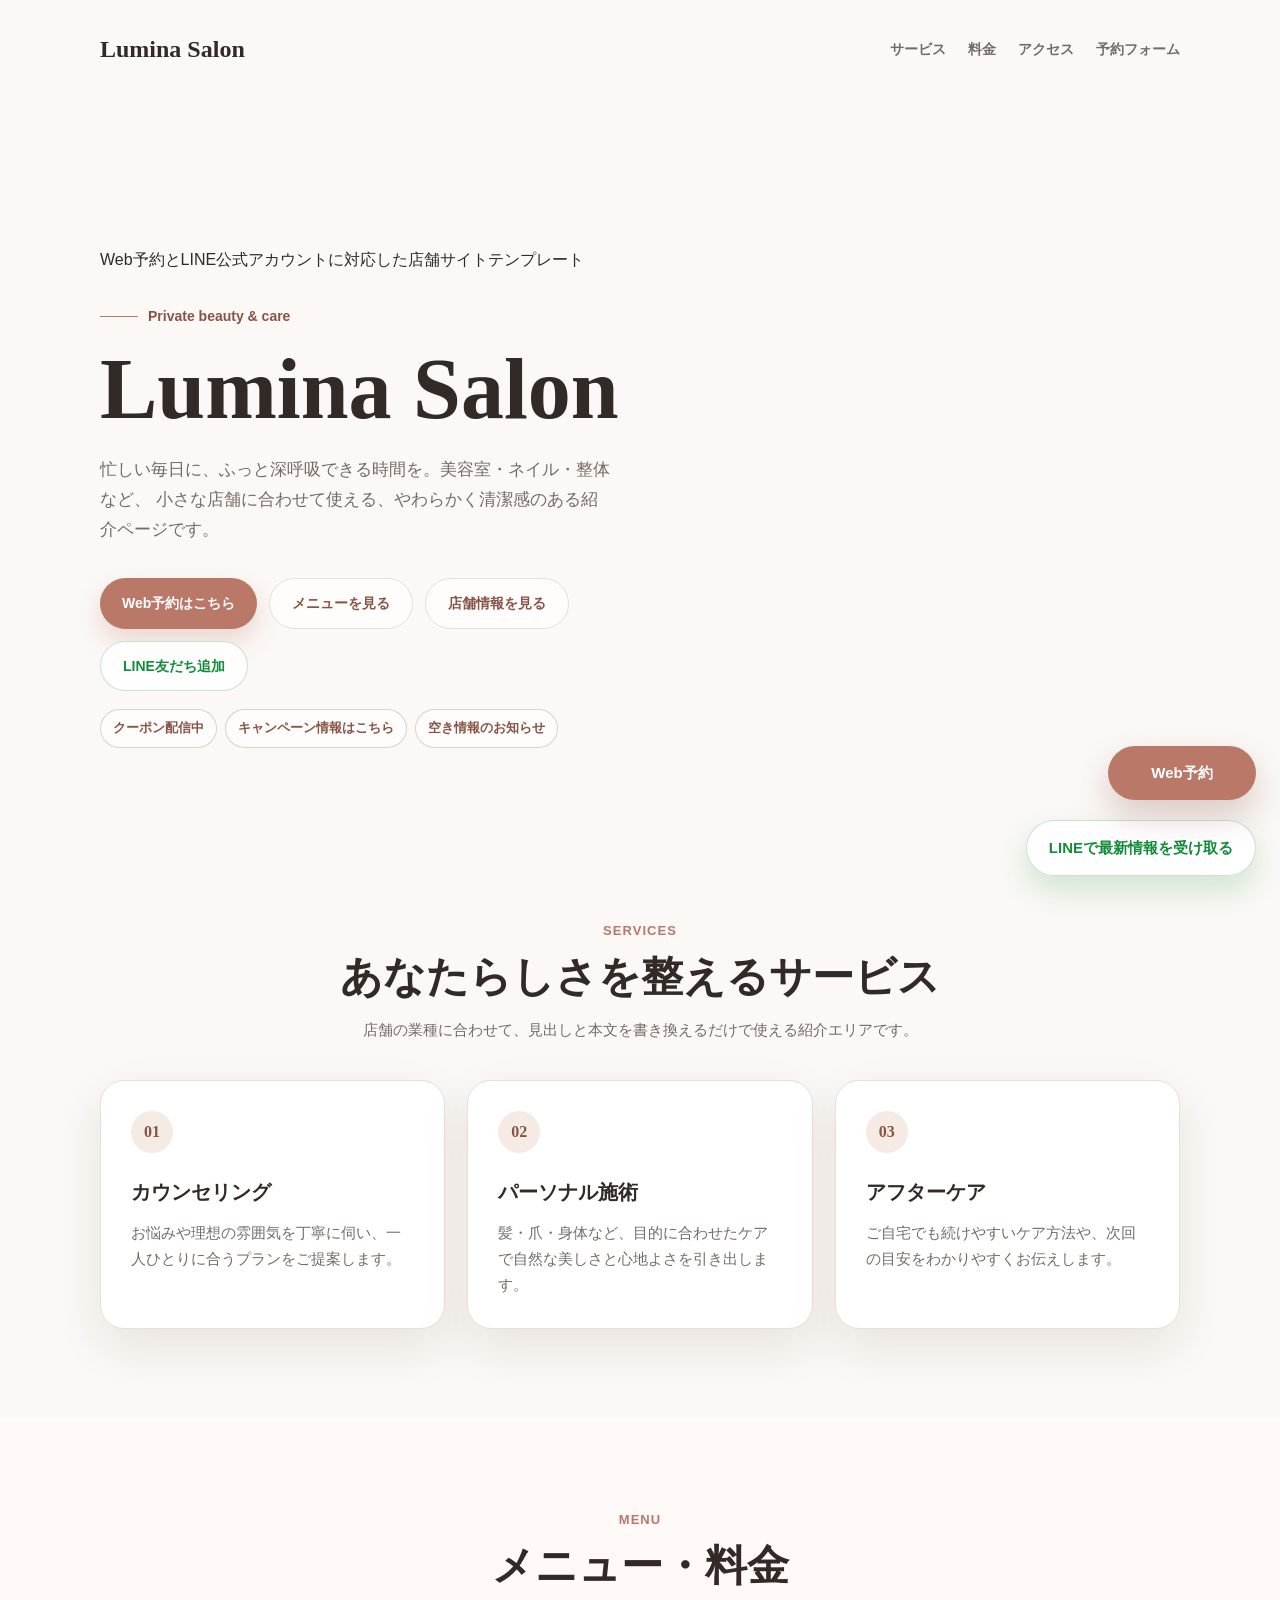
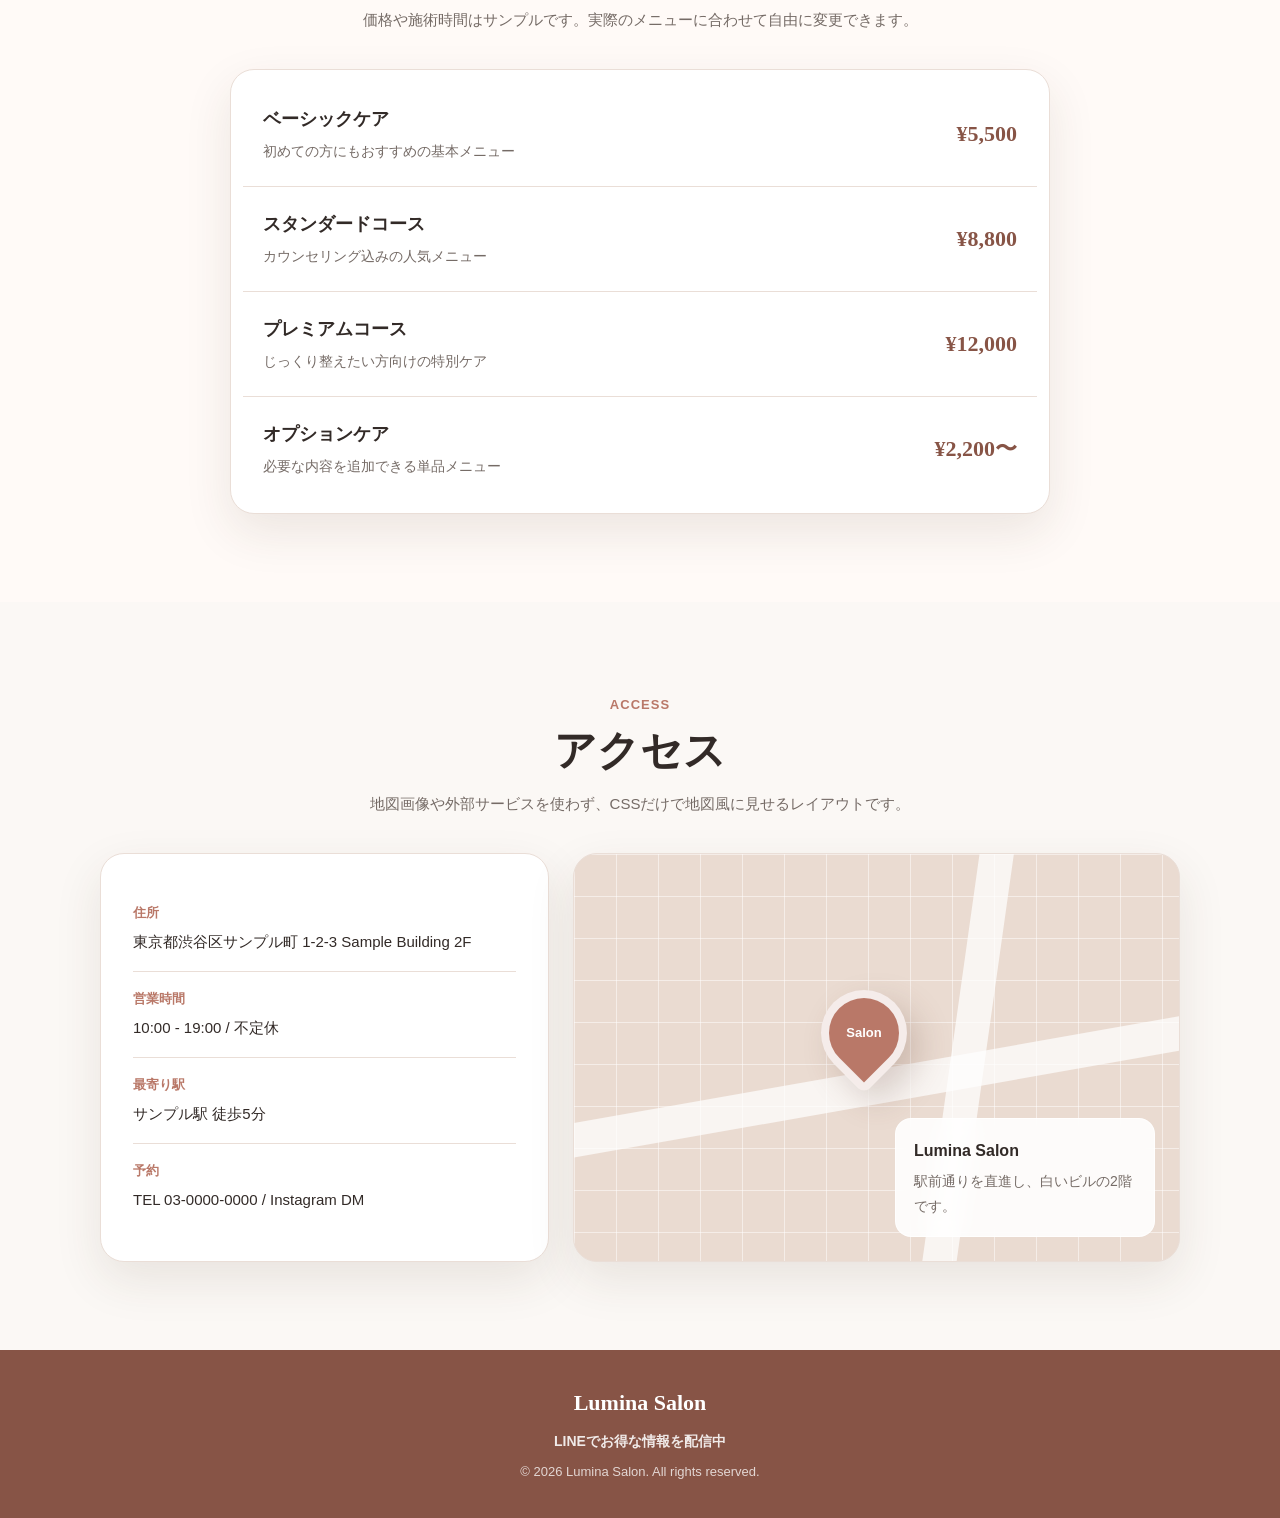
<file: index.html>
<!DOCTYPE html>
<!-- このファイルは店舗紹介サイトのトップページです。見た目の指定は style.css に分けています。 -->
<html lang="ja">

<head>
  <!-- 文字化けを防ぐため、日本語も扱えるUTF-8を指定しています。 -->
  <meta charset="UTF-8">

  <!-- スマホでも画面幅に合わせて表示するための設定です。 -->
  <meta name="viewport" content="width=device-width, initial-scale=1.0">

  <!-- ブラウザのタブに表示されるページタイトルです。 -->
  <title>Lumina Salon | 店舗紹介テンプレート</title>

  <!-- CSSファイルを読み込んで、このHTMLにデザインを適用します。 -->
  <link rel="stylesheet" href="style.css">
</head>

<body>
  <!-- pageはサイト全体を包む大きな箱です。 -->
  <div class="page">
    <!-- ヘッダー。店舗名、ナビゲーション、メインコピーを表示します。 -->
    <header class="site-header" id="top">
      <!-- header-barはロゴとメニューを横並びにするための箱です。 -->
      <div class="header-bar">
        <!-- 店舗ロゴ。クリックするとページ上部へ戻ります。 -->
        <a class="shop-logo" href="#top">Lumina Salon</a>

        <!-- ページ内の各セクションへ移動するメニューです。 -->
        <nav class="header-nav" aria-label="ページ内メニュー">
          <a href="#services">サービス</a>
          <a href="#menu">料金</a>
          <a href="#access">アクセス</a>
          <a href="booking.html">予約フォーム</a>
        </nav>
      </div>

      <!-- ファーストビュー。最初に大きく見せたい文章とボタンを置きます。 -->
      <div class="hero">
        <div class="hero-copy">
          <p style="margin-top:10px;">
            Web予約とLINE公式アカウントに対応した店舗サイトテンプレート
          </p>
          <p class="hero-label">Private beauty & care</p>
          <h1 class="hero-title">Lumina Salon</h1>
          <p class="hero-text">
            忙しい毎日に、ふっと深呼吸できる時間を。美容室・ネイル・整体など、
            小さな店舗に合わせて使える、やわらかく清潔感のある紹介ページです。
          </p>

          <!-- 主要な行動ボタンです。ページ内の料金とアクセスへ移動します。 -->
          <div class="hero-actions">
            <a class="button button-primary" href="booking.html">Web予約はこちら</a>
            <a class="button button-secondary" href="#menu">メニューを見る</a>
            <a class="button button-secondary" href="#access">店舗情報を見る</a>
            <a class="button button-line" href="https://lin.ee/PQO35X3" target="_blank" rel="noopener">LINE友だち追加</a>
          </div>

          <div class="line-benefits" aria-label="LINEで受け取れる情報">
            <span>クーポン配信中</span>
            <span>キャンペーン情報はこちら</span>
            <span>空き情報のお知らせ</span>
          </div>
        </div>
      </div>
    </header>

    <!-- mainにはページの中心となるコンテンツを入れます。 -->
    <main>
      <!-- サービス紹介セクションです。 -->
      <section class="section" id="services">
        <div class="section-inner">
          <!-- section-headingは各セクションの見出し部分です。 -->
          <div class="section-heading">
            <span class="section-label">Services</span>
            <h2 class="section-title">あなたらしさを整えるサービス</h2>
            <p class="section-description">
              店舗の業種に合わせて、見出しと本文を書き換えるだけで使える紹介エリアです。
            </p>
          </div>

          <!-- 3つのサービスカードを並べるエリアです。 -->
          <div class="services-grid">
            <article class="service-card">
              <div class="service-number">01</div>
              <h3 class="service-title">カウンセリング</h3>
              <p class="service-text">
                お悩みや理想の雰囲気を丁寧に伺い、一人ひとりに合うプランをご提案します。
              </p>
            </article>

            <article class="service-card">
              <div class="service-number">02</div>
              <h3 class="service-title">パーソナル施術</h3>
              <p class="service-text">
                髪・爪・身体など、目的に合わせたケアで自然な美しさと心地よさを引き出します。
              </p>
            </article>

            <article class="service-card">
              <div class="service-number">03</div>
              <h3 class="service-title">アフターケア</h3>
              <p class="service-text">
                ご自宅でも続けやすいケア方法や、次回の目安をわかりやすくお伝えします。
              </p>
            </article>
          </div>
        </div>
      </section>

      <!-- メニューと料金表のセクションです。 -->
      <section class="section menu-section" id="menu">
        <div class="section-inner">
          <div class="section-heading">
            <span class="section-label">Menu</span>
            <h2 class="section-title">メニュー・料金</h2>
            <p class="section-description">
              価格や施術時間はサンプルです。実際のメニューに合わせて自由に変更できます。
            </p>
          </div>

          <!-- price-listは料金表全体の箱です。 -->
          <div class="price-list">
            <!-- price-itemは1つのメニュー行です。複製すると項目を増やせます。 -->
            <div class="price-item">
              <div>
                <p class="price-name">ベーシックケア</p>
                <p class="price-note">初めての方にもおすすめの基本メニュー</p>
              </div>
              <div class="price-value">¥5,500</div>
            </div>

            <div class="price-item">
              <div>
                <p class="price-name">スタンダードコース</p>
                <p class="price-note">カウンセリング込みの人気メニュー</p>
              </div>
              <div class="price-value">¥8,800</div>
            </div>

            <div class="price-item">
              <div>
                <p class="price-name">プレミアムコース</p>
                <p class="price-note">じっくり整えたい方向けの特別ケア</p>
              </div>
              <div class="price-value">¥12,000</div>
            </div>

            <div class="price-item">
              <div>
                <p class="price-name">オプションケア</p>
                <p class="price-note">必要な内容を追加できる単品メニュー</p>
              </div>
              <div class="price-value">¥2,200〜</div>
            </div>
          </div>
        </div>
      </section>

      <!-- 店舗情報と地図風レイアウトのセクションです。 -->
      <section class="section" id="access">
        <div class="section-inner">
          <div class="section-heading">
            <span class="section-label">Access</span>
            <h2 class="section-title">アクセス</h2>
            <p class="section-description">
              地図画像や外部サービスを使わず、CSSだけで地図風に見せるレイアウトです。
            </p>
          </div>

          <!-- 住所情報と地図風パネルを横並びにする箱です。 -->
          <div class="access-layout">
            <div class="access-info">
              <!-- dlは「項目名」と「内容」をセットで表示するHTMLです。 -->
              <dl class="info-list">
                <div class="info-row">
                  <dt class="info-label">住所</dt>
                  <dd class="info-text">東京都渋谷区サンプル町 1-2-3 Sample Building 2F</dd>
                </div>
                <div class="info-row">
                  <dt class="info-label">営業時間</dt>
                  <dd class="info-text">10:00 - 19:00 / 不定休</dd>
                </div>
                <div class="info-row">
                  <dt class="info-label">最寄り駅</dt>
                  <dd class="info-text">サンプル駅 徒歩5分</dd>
                </div>
                <div class="info-row">
                  <dt class="info-label">予約</dt>
                  <dd class="info-text">TEL 03-0000-0000 / Instagram DM</dd>
                </div>
              </dl>
            </div>

            <!-- CSSで道路やピンを描いた地図風の飾りです。 -->
            <div class="map-panel" aria-label="店舗周辺の地図風レイアウト">
              <div class="map-road map-road-main"></div>
              <div class="map-road map-road-sub"></div>
              <div class="map-pin"><span>Salon</span></div>
              <div class="map-card">
                <p class="map-card-title">Lumina Salon</p>
                <p class="map-card-text">駅前通りを直進し、白いビルの2階です。</p>
              </div>
            </div>
          </div>
        </div>
      </section>
    </main>

    <!-- フッター。ページの最後に店舗名と著作権表示を置きます。 -->
    <footer class="site-footer">
      <p class="footer-shop-name">Lumina Salon</p>
      <p class="footer-line">LINEでお得な情報を配信中</p>
      <p class="footer-text">© 2026 Lumina Salon. All rights reserved.</p>
    </footer>

    <!-- 画面右下に固定表示されるLINE公式アカウントへのボタンです。 -->
    <a class="fixed-reservation-button line" href="https://lin.ee/PQO35X3" target="_blank">
      LINEで最新情報を受け取る
    </a>

    <a class="fixed-reservation-button web" href="booking.html">
      Web予約
    </a>
  </div>
</body>

</html>
</file>
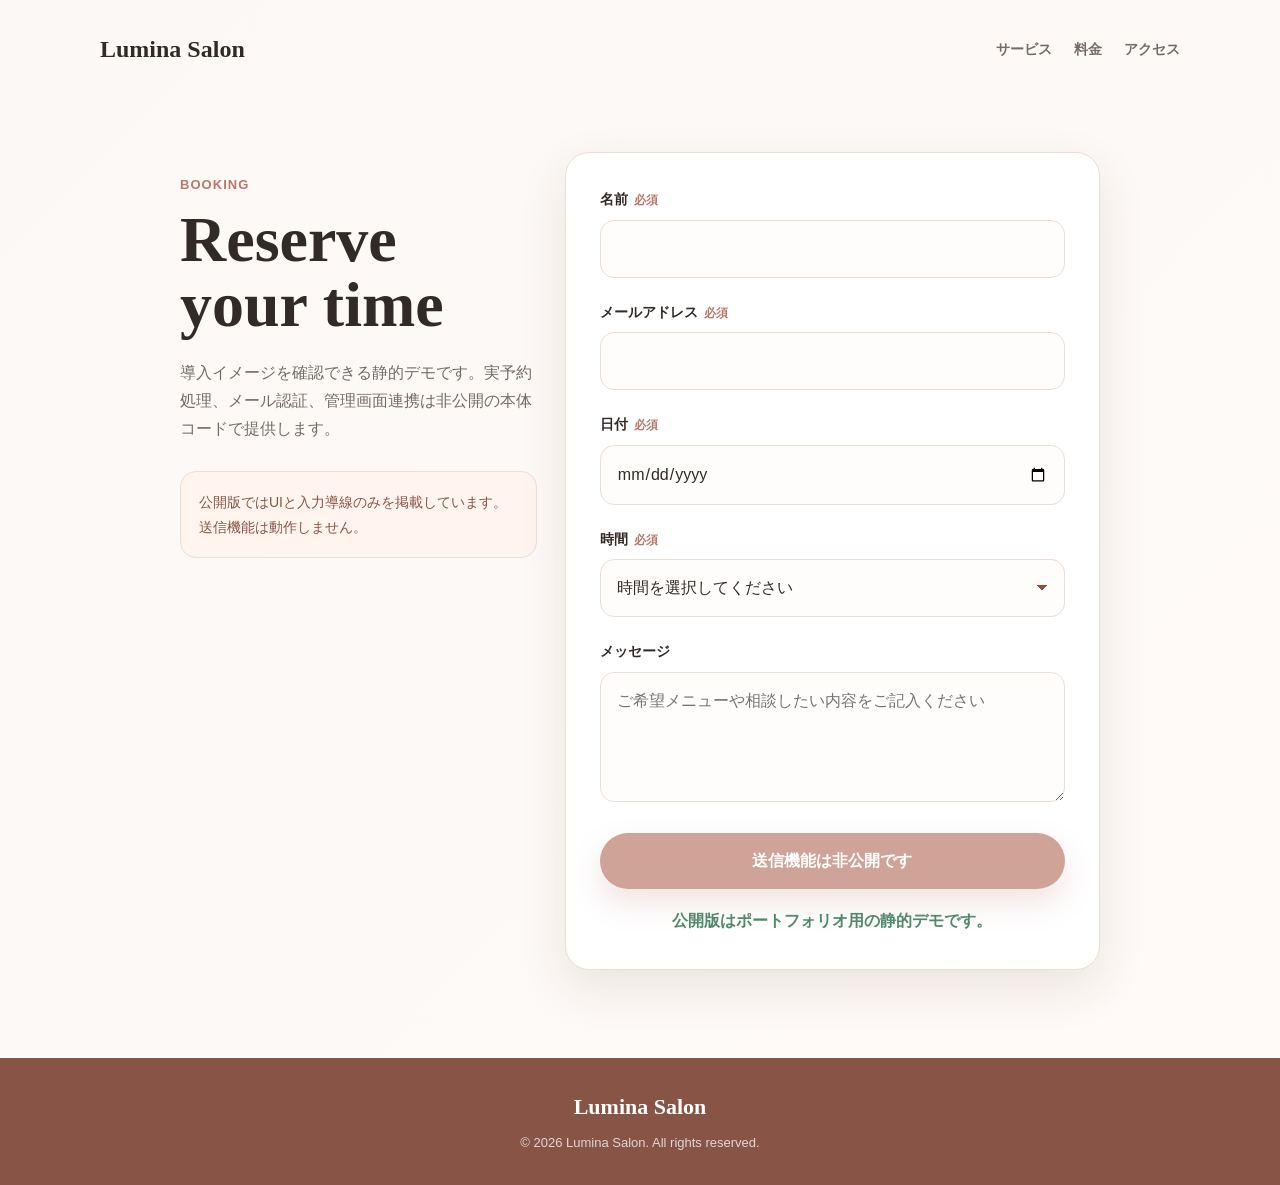
<file: booking.html>
<!DOCTYPE html>
<!-- このファイルは予約フォーム専用ページです。見た目の指定は booking.css に分けています。 -->
<html lang="ja">
<head>
  <!-- 文字化けを防ぐため、日本語も扱えるUTF-8を指定しています。 -->
  <meta charset="UTF-8">

  <!-- スマホでも画面幅に合わせて表示するための設定です。 -->
  <meta name="viewport" content="width=device-width, initial-scale=1.0">

  <!-- ブラウザのタブに表示されるページタイトルです。 -->
  <title>予約フォーム | Lumina Salon</title>

  <!-- 予約ページ用のCSSファイルを読み込みます。 -->
  <link rel="stylesheet" href="booking.css">
</head>
<body>
  <!-- booking-pageは予約ページ全体を包む箱です。 -->
  <div class="booking-page">
    <!-- ヘッダー。店舗名とトップページへのリンクを表示します。 -->
    <header class="booking-header">
      <div class="header-bar">
        <!-- 店舗名をクリックするとトップページへ戻ります。 -->
        <a class="shop-logo" href="index.html">Lumina Salon</a>

        <!-- トップページ内の各セクションへ移動するメニューです。 -->
        <nav class="header-nav" aria-label="ページメニュー">
          <a href="index.html#services">サービス</a>
          <a href="index.html#menu">料金</a>
          <a href="index.html#access">アクセス</a>
        </nav>
      </div>
    </header>

    <!-- mainには予約フォームページの中心となる内容を入れます。 -->
    <main class="booking-main">
      <!-- booking-layoutは説明文とフォームを横並びにする箱です。 -->
      <div class="booking-layout">
        <!-- 予約ページの説明文です。 -->
        <section class="booking-intro" aria-labelledby="booking-title">
          <span class="section-label">Booking</span>
          <h1 class="booking-title" id="booking-title">Reserve your time</h1>
          <p class="booking-text">
            導入イメージを確認できる静的デモです。実予約処理、メール認証、管理画面連携は非公開の本体コードで提供します。
          </p>
          <p class="booking-note">
            公開版ではUIと入力導線のみを掲載しています。送信機能は動作しません。
          </p>
        </section>

        <!-- 白いカードの中に予約フォームを配置します。 -->
        <section class="booking-card" aria-label="予約フォーム">
          <form class="booking-form" aria-label="予約フォーム静的デモ">
            <!-- 名前入力欄。requiredがあるので入力必須です。 -->
            <div class="form-group">
              <label class="form-label" for="name">
                名前<span class="required-label">必須</span>
              </label>
              <input class="form-input" type="text" id="name" name="name" autocomplete="name" required>
            </div>

            <!-- メールアドレス入力欄。type="email"でメール形式をチェックできます。 -->
            <div class="form-group">
              <label class="form-label" for="email">
                メールアドレス<span class="required-label">必須</span>
              </label>
              <input class="form-input" type="email" id="email" name="email" autocomplete="email" required>
            </div>

            <!-- 予約日と予約時間を分けて選べるようにしています。 -->
            <div class="form-group">
              <label class="form-label" for="date">
                日付<span class="required-label">必須</span>
              </label>
              <input class="form-input" type="date" id="date" name="date" required>
            </div>

            <div class="form-group">
              <label class="form-label" for="time">
                時間<span class="required-label">必須</span>
              </label>
              <select class="form-select" id="time" name="time" required>
                <option value="">時間を選択してください</option>
              </select>
            </div>

            <!-- 任意メッセージ欄。textareaは複数行の文章入力に使います。 -->
            <div class="form-group">
              <label class="form-label" for="message">メッセージ</label>
              <textarea class="form-textarea" id="message" name="message" placeholder="ご希望メニューや相談したい内容をご記入ください"></textarea>
            </div>

            <button class="submit-button" type="button" disabled>送信機能は非公開です</button>

            <p class="form-message" aria-live="polite">公開版はポートフォリオ用の静的デモです。</p>
          </form>
        </section>
      </div>
    </main>

    <!-- フッター。ページの最後に店舗名と著作権表示を置きます。 -->
    <footer class="booking-footer">
      <p class="footer-shop-name">Lumina Salon</p>
      <p class="footer-text">© 2026 Lumina Salon. All rights reserved.</p>
    </footer>
  </div>
</body>
</html>
</file>
<file: style.css>
/* ==============================
   共通設定
   サイト全体で使う色・影・幅などをここでまとめて管理します。
   色を変えたいときは、まず :root の値を変更すると楽です。
============================== */
:root {
  --color-bg: #fbf8f5;
  --color-surface: #ffffff;
  --color-primary: #b97868;
  --color-primary-dark: #875446;
  --color-accent: #d7b8a7;
  --color-text: #322a27;
  --color-muted: #756b66;
  --color-border: #eaded7;
  --shadow-soft: 0 18px 48px rgba(72, 45, 34, 0.1);
  --radius-large: 24px;
  --radius-medium: 16px;
  --radius-small: 10px;
  --content-width: 1080px;
}

/* paddingやborderを含めてサイズ計算するための基本設定です。 */
* {
  box-sizing: border-box;
}

/* bodyはページ全体の文字色・背景色・フォントを決めます。 */
body {
  margin: 0;
  color: var(--color-text);
  background: var(--color-bg);
  font-family: "Hiragino Sans", "Yu Gothic", "Meiryo", sans-serif;
  line-height: 1.75;
}

/* 画像が親要素からはみ出さないようにします。 */
img {
  max-width: 100%;
  display: block;
}

/* リンクの下線を消し、文字色を周囲に合わせます。 */
a {
  color: inherit;
  text-decoration: none;
}

/* 横にはみ出した装飾がスクロールバーを出さないようにします。 */
.page {
  overflow: hidden;
}

/* ==============================
   セクション共通
   各ブロックの余白や中央寄せを管理します。
============================== */
.section {
  padding: 88px 24px;
}

/* section-innerで中身の最大幅をそろえています。 */
.section-inner {
  width: min(100%, var(--content-width));
  margin: 0 auto;
}

/* 見出し部分を中央揃えにします。 */
.section-heading {
  margin-bottom: 36px;
  text-align: center;
}

/* 英語ラベルなど、小さな見出しに使います。 */
.section-label {
  display: inline-block;
  margin-bottom: 8px;
  color: var(--color-primary);
  font-size: 13px;
  font-weight: 700;
  letter-spacing: 0.08em;
  text-transform: uppercase;
}

/* clampで画面幅に合わせて見出しサイズを自然に変えます。 */
.section-title {
  margin: 0;
  font-size: clamp(28px, 4vw, 42px);
  line-height: 1.25;
  letter-spacing: 0;
}

/* セクション説明文の横幅を少し狭くして読みやすくします。 */
.section-description {
  max-width: 620px;
  margin: 14px auto 0;
  color: var(--color-muted);
  font-size: 15px;
}

/* ==============================
   ヘッダー・ファーストビュー
============================== */
.site-header {
  min-height: 92vh;
  padding: 28px 24px 56px;
  background:
    linear-gradient(
      115deg,
      rgba(251, 248, 245, 0.96) 0%,
      rgba(251, 248, 245, 0.82) 48%,
      rgba(251, 248, 245, 0.34) 100%
    ),
    url("https://images.unsplash.com/photo-1522337360788-8b13dee7a37e?auto=format&fit=crop&w=1800&q=80")
      center / cover;
  display: flex;
  flex-direction: column;
}

/* ロゴとナビを横並びにします。 */
.header-bar {
  width: min(100%, var(--content-width));
  margin: 0 auto;
  display: flex;
  align-items: center;
  justify-content: space-between;
  gap: 20px;
}

/* 店舗名を少し上品に見せるため、明朝系フォントを指定します。 */
.shop-logo {
  font-family: Georgia, "Times New Roman", serif;
  font-size: 24px;
  font-weight: 700;
  letter-spacing: 0;
}

/* ナビゲーションリンクを横並びにします。 */
.header-nav {
  display: flex;
  gap: 22px;
  color: var(--color-muted);
  font-size: 14px;
  font-weight: 700;
}

/* heroはヘッダー内の大きなメインコピー部分です。 */
.hero {
  width: min(100%, var(--content-width));
  margin: auto auto 0;
  padding: 96px 0 24px;
}

/* 文章の横幅を抑えて読みやすくします。 */
.hero-copy {
  max-width: 590px;
}

/* 小さな導入ラベルです。横線は ::before で作っています。 */
.hero-label {
  display: inline-flex;
  align-items: center;
  gap: 10px;
  margin-bottom: 18px;
  color: var(--color-primary-dark);
  font-size: 14px;
  font-weight: 700;
}

.hero-label::before {
  content: "";
  width: 38px;
  height: 1px;
  background: var(--color-primary);
}

/* 店舗名を大きく表示します。 */
.hero-title {
  margin: 0;
  font-family: Georgia, "Times New Roman", serif;
  font-size: clamp(48px, 8vw, 86px);
  line-height: 0.98;
  letter-spacing: 0;
}

.hero-text {
  margin: 24px 0 34px;
  max-width: 510px;
  color: var(--color-muted);
  font-size: 17px;
}

/* ボタンを横並びにし、狭い画面では折り返せるようにします。 */
.hero-actions {
  display: flex;
  flex-wrap: wrap;
  gap: 12px;
}

/* すべてのボタンに共通する形です。 */
.button {
  display: inline-flex;
  align-items: center;
  justify-content: center;
  min-height: 48px;
  padding: 12px 22px;
  border-radius: 999px;
  font-size: 14px;
  font-weight: 700;
}

/* 目立たせたいメインボタンです。 */
.button-primary {
  color: #fff;
  background: var(--color-primary);
  box-shadow: 0 12px 24px rgba(185, 120, 104, 0.26);
}

/* 補助的なボタンです。 */
.button-secondary {
  color: var(--color-primary-dark);
  background: rgba(255, 255, 255, 0.72);
  border: 1px solid var(--color-border);
}

.button-line {
  color: #128c3a;
  background: rgba(255, 255, 255, 0.84);
  border: 1px solid rgba(18, 140, 58, 0.24);
}

.line-benefits {
  display: flex;
  flex-wrap: wrap;
  gap: 8px;
  margin-top: 18px;
}

.line-benefits span {
  padding: 7px 12px;
  color: var(--color-primary-dark);
  background: rgba(255, 255, 255, 0.68);
  border: 1px solid rgba(215, 196, 188, 0.78);
  border-radius: 999px;
  font-size: 13px;
  font-weight: 700;
}

/* ==============================
   サービス紹介
============================== */
.services-grid {
  display: grid;
  grid-template-columns: repeat(3, 1fr);
  gap: 22px;
}

/* 白背景・枠線・影のカードデザインをまとめています。 */
.service-card,
.access-info,
.map-panel {
  background: var(--color-surface);
  border: 1px solid var(--color-border);
  border-radius: var(--radius-large);
  box-shadow: var(--shadow-soft);
}

.service-card {
  padding: 30px;
}

/* 丸い番号アイコンです。 */
.service-number {
  width: 42px;
  height: 42px;
  margin-bottom: 22px;
  display: grid;
  place-items: center;
  color: var(--color-primary-dark);
  background: #f6ebe4;
  border-radius: 50%;
  font-family: Georgia, "Times New Roman", serif;
  font-weight: 700;
}

.service-title {
  margin: 0 0 10px;
  font-size: 20px;
}

.service-text {
  margin: 0;
  color: var(--color-muted);
  font-size: 15px;
}

/* ==============================
   メニュー・料金表
============================== */
.menu-section {
  background: #fffaf7;
}

.price-list {
  max-width: 820px;
  margin: 0 auto;
  padding: 12px;
  background: var(--color-surface);
  border: 1px solid var(--color-border);
  border-radius: var(--radius-large);
  box-shadow: var(--shadow-soft);
}

/* メニュー名と価格を左右に分けます。 */
.price-item {
  display: grid;
  grid-template-columns: 1fr auto;
  gap: 18px;
  align-items: center;
  padding: 22px 20px;
  border-bottom: 1px solid var(--color-border);
}

.price-item:last-child {
  border-bottom: 0;
}

.price-name {
  margin: 0;
  font-size: 18px;
  font-weight: 700;
}

.price-note {
  margin: 4px 0 0;
  color: var(--color-muted);
  font-size: 14px;
}

.price-value {
  color: var(--color-primary-dark);
  font-family: Georgia, "Times New Roman", serif;
  font-size: 22px;
  font-weight: 700;
  white-space: nowrap;
}

/* ==============================
   アクセス
============================== */
.access-layout {
  display: grid;
  grid-template-columns: 0.85fr 1.15fr;
  gap: 24px;
  align-items: stretch;
}

.access-info {
  padding: 32px;
}

.info-list {
  margin: 0;
}

.info-row {
  padding: 16px 0;
  border-bottom: 1px solid var(--color-border);
}

.info-row:last-child {
  border-bottom: 0;
}

.info-label {
  display: block;
  margin-bottom: 4px;
  color: var(--color-primary);
  font-size: 13px;
  font-weight: 700;
}

.info-text {
  margin: 0;
  color: var(--color-text);
  font-size: 15px;
}

/* 背景の格子で地図っぽさを出しています。 */
.map-panel {
  min-height: 360px;
  padding: 28px;
  position: relative;
  overflow: hidden;
  background:
    linear-gradient(90deg, rgba(255, 255, 255, 0.5) 1px, transparent 1px),
    linear-gradient(rgba(255, 255, 255, 0.5) 1px, transparent 1px), #eadbd1;
  background-size: 42px 42px;
}

/* 地図内の道路をCSSだけで描いています。 */
.map-road {
  position: absolute;
  background: rgba(255, 255, 255, 0.72);
  border-radius: 999px;
}

.map-road-main {
  width: 120%;
  height: 34px;
  left: -10%;
  top: 53%;
  transform: rotate(-10deg);
}

.map-road-sub {
  width: 34px;
  height: 120%;
  right: 32%;
  top: -10%;
  transform: rotate(8deg);
}

/* 店舗の位置を示すピンです。 */
.map-pin {
  position: absolute;
  left: 48%;
  top: 44%;
  width: 86px;
  height: 86px;
  display: grid;
  place-items: center;
  color: #fff;
  background: var(--color-primary);
  border: 8px solid rgba(255, 255, 255, 0.86);
  border-radius: 50% 50% 50% 8px;
  box-shadow: 0 18px 32px rgba(105, 67, 55, 0.22);
  transform: translate(-50%, -50%) rotate(-45deg);
}

/* ピン自体を回転させているので、文字だけ戻しています。 */
.map-pin span {
  transform: rotate(45deg);
  font-size: 13px;
  font-weight: 700;
}

.map-card {
  position: absolute;
  right: 24px;
  bottom: 24px;
  width: min(260px, calc(100% - 48px));
  padding: 18px;
  background: rgba(255, 255, 255, 0.88);
  border: 1px solid rgba(255, 255, 255, 0.8);
  border-radius: var(--radius-medium);
  backdrop-filter: blur(10px);
}

.map-card-title {
  margin: 0 0 4px;
  font-weight: 700;
}

.map-card-text {
  margin: 0;
  color: var(--color-muted);
  font-size: 14px;
}

/* ==============================
   フッター・固定予約ボタン
============================== */
.site-footer {
  padding: 34px 24px;
  color: #fff;
  background: var(--color-primary-dark);
  text-align: center;
}

.footer-shop-name {
  margin: 0 0 6px;
  font-family: Georgia, "Times New Roman", serif;
  font-size: 22px;
  font-weight: 700;
}

.footer-text {
  margin: 0;
  color: rgba(255, 255, 255, 0.76);
  font-size: 13px;
}

.footer-line {
  margin: 0 0 8px;
  color: rgba(255, 255, 255, 0.88);
  font-size: 14px;
  font-weight: 700;
}

/* fixedで画面右下に常に表示します。 */
.fixed-reservation-button {
  position: fixed;
  right: 24px;
  bottom: 24px;
  z-index: 20;
  min-width: 148px;
  min-height: 52px;
  display: inline-flex;
  align-items: center;
  justify-content: center;
  padding: 14px 22px;
  color: #fff;
  background: var(--color-primary);
  border-radius: 999px;
  box-shadow: 0 16px 34px rgba(135, 84, 70, 0.28);
  font-size: 15px;
  font-weight: 700;
  transition:
    transform 0.2s ease,
    box-shadow 0.2s ease,
    background-color 0.2s ease;
}
/* Web予約は上にずらす */
.fixed-reservation-button.web {
  bottom: 100px;
}

/* LINE用カラー（任意） */
.fixed-reservation-button.line {
  min-width: 224px;
  color: #128c3a;
  background: rgba(255, 255, 255, 0.94);
  border: 1px solid rgba(18, 140, 58, 0.24);
  box-shadow: 0 14px 30px rgba(18, 140, 58, 0.18);
}

/* hoverはマウスを乗せたときの見た目です。少し上に浮かせます。 */
.fixed-reservation-button:hover {
  background: var(--color-primary-dark);
  color: #fff;
  box-shadow: 0 22px 42px rgba(135, 84, 70, 0.34);
  transform: translateY(-4px);
}

/* ==============================
   レスポンシブ対応
   画面幅が狭くなったときの見た目を調整します。
============================== */
@media (max-width: 820px) {
  .section {
    padding: 72px 20px;
  }

  .site-header {
    min-height: 760px;
    background-position: 62% center;
  }

  .header-bar {
    align-items: flex-start;
    flex-direction: column;
  }

  .header-nav {
    width: 100%;
    justify-content: space-between;
    gap: 12px;
  }

  .services-grid,
  .access-layout {
    grid-template-columns: 1fr;
  }

  .service-card {
    padding: 26px;
  }
}

@media (max-width: 560px) {
  .section {
    padding: 60px 18px;
  }

  .site-header {
    min-height: 700px;
    padding: 22px 18px 44px;
  }

  .header-nav {
    flex-wrap: wrap;
    justify-content: flex-start;
  }

  .hero {
    padding-top: 64px;
  }

  .hero-text {
    font-size: 15px;
  }

  .hero-actions,
  .button {
    width: 100%;
  }

  .fixed-reservation-button {
    right: 16px;
    bottom: 16px;
    min-width: 136px;
    min-height: 52px;
    padding: 13px 18px;
    font-size: 14px;
  }

  /* Web予約は上にずらす */
  .fixed-reservation-button.web {
    bottom: 100px;
  }

  /* LINE用カラー（任意） */
  .fixed-reservation-button.line {
    min-width: 224px;
    max-width: calc(100vw - 32px);
  }

  .price-item {
    grid-template-columns: 1fr;
    gap: 8px;
  }

  .price-value {
    font-size: 20px;
  }

  .map-panel {
    min-height: 330px;
  }

  .map-pin {
    left: 50%;
    top: 39%;
  }
}
</file>
<file: booking.css>
/* ==============================
   予約ページの共通設定
   トップページと同じ色を使い、デザインに統一感を出します。
============================== */
:root {
  --color-bg: #fbf8f5;
  --color-surface: #ffffff;
  --color-primary: #b97868;
  --color-primary-dark: #875446;
  --color-accent: #d7b8a7;
  --color-text: #322a27;
  --color-muted: #756b66;
  --color-border: #eaded7;
  --color-success: #4f8b6a;
  --shadow-soft: 0 18px 48px rgba(72, 45, 34, 0.10);
  --radius-large: 24px;
  --radius-medium: 16px;
  --content-width: 1080px;
}

/* paddingやborderを含めてサイズ計算するための基本設定です。 */
* {
  box-sizing: border-box;
}

/* bodyはページ全体の文字色・背景色・フォントを決めます。 */
body {
  min-height: 100vh;
  margin: 0;
  color: var(--color-text);
  background:
    linear-gradient(135deg, rgba(251, 248, 245, 0.96), rgba(255, 250, 247, 0.92)),
    #fbf8f5;
  font-family: "Hiragino Sans", "Yu Gothic", "Meiryo", sans-serif;
  line-height: 1.75;
}

/* リンクの下線を消し、文字色を周囲に合わせます。 */
a {
  color: inherit;
  text-decoration: none;
}

/* ボタンや入力欄もbodyと同じフォントにします。 */
button,
input,
select,
textarea {
  font: inherit;
}

/* ページ全体を縦に並べ、フッターを下に置きやすくします。 */
.booking-page {
  min-height: 100vh;
  display: flex;
  flex-direction: column;
}

/* ==============================
   ヘッダー
============================== */
.booking-header {
  padding: 28px 24px;
}

/* 店舗名とナビを横並びにします。 */
.header-bar {
  width: min(100%, var(--content-width));
  margin: 0 auto;
  display: flex;
  align-items: center;
  justify-content: space-between;
  gap: 20px;
}

/* 店舗名を上品に見せるため、明朝系フォントを指定します。 */
.shop-logo {
  font-family: Georgia, "Times New Roman", serif;
  font-size: 24px;
  font-weight: 700;
  letter-spacing: 0;
}

/* ナビゲーションリンクを横並びにします。 */
.header-nav {
  display: flex;
  gap: 22px;
  color: var(--color-muted);
  font-size: 14px;
  font-weight: 700;
}

/* ==============================
   予約ページのメイン部分
============================== */
.booking-main {
  flex: 1;
  padding: 54px 24px 88px;
}

/* 説明文とフォームを2カラムで並べます。 */
.booking-layout {
  width: min(100%, 920px);
  margin: 0 auto;
  display: grid;
  grid-template-columns: 0.8fr 1.2fr;
  gap: 28px;
  align-items: start;
}

.booking-intro {
  padding-top: 18px;
}

/* 小さな英語ラベルです。 */
.section-label {
  display: inline-block;
  margin-bottom: 10px;
  color: var(--color-primary);
  font-size: 13px;
  font-weight: 700;
  letter-spacing: 0.08em;
  text-transform: uppercase;
}

/* ページの大見出しです。 */
.booking-title {
  margin: 0;
  font-family: Georgia, "Times New Roman", serif;
  font-size: clamp(40px, 6vw, 64px);
  line-height: 1.02;
  letter-spacing: 0;
}

.booking-text {
  margin: 22px 0 0;
  color: var(--color-muted);
  font-size: 16px;
}

/* 注意書きの小さなボックスです。 */
.booking-note {
  margin-top: 28px;
  padding: 18px;
  color: var(--color-primary-dark);
  background: #fff4ee;
  border: 1px solid var(--color-border);
  border-radius: var(--radius-medium);
  font-size: 14px;
}

/* フォームを入れる白いカードです。 */
.booking-card {
  padding: 34px;
  background: var(--color-surface);
  border: 1px solid var(--color-border);
  border-radius: var(--radius-large);
  box-shadow: var(--shadow-soft);
}

/* ==============================
   フォーム
============================== */
/* 入力項目ごとの余白を作ります。 */
.form-group {
  margin-bottom: 22px;
}

/* 入力欄のラベルです。 */
.form-label {
  display: block;
  margin-bottom: 8px;
  color: var(--color-text);
  font-size: 14px;
  font-weight: 700;
}

/* 必須表示の小さな文字です。 */
.required-label {
  margin-left: 6px;
  color: var(--color-primary);
  font-size: 12px;
}

/* input、select、textareaに共通する入力欄デザインです。 */
.form-input,
.form-select,
.form-textarea {
  width: 100%;
  min-height: 52px;
  padding: 14px 16px;
  color: var(--color-text);
  background: #fffdfb;
  border: 1px solid var(--color-border);
  border-radius: 14px;
  outline: none;
  transition: border-color 0.2s ease, box-shadow 0.2s ease, background-color 0.2s ease;
}

/* selectの右側に余白を作り、選択マークと文字が重ならないようにします。 */
.form-select {
  appearance: none;
  padding-right: 44px;
  background-image:
    linear-gradient(45deg, transparent 50%, var(--color-primary-dark) 50%),
    linear-gradient(135deg, var(--color-primary-dark) 50%, transparent 50%);
  background-position:
    calc(100% - 22px) 50%,
    calc(100% - 16px) 50%;
  background-size: 6px 6px;
  background-repeat: no-repeat;
}

/* textareaだけ高さを広くし、縦方向にリサイズできるようにします。 */
.form-textarea {
  min-height: 130px;
  resize: vertical;
}

/* 入力中の欄を分かりやすく目立たせます。 */
.form-input:focus,
.form-select:focus,
.form-textarea:focus {
  background: #fff;
  border-color: var(--color-primary);
  box-shadow: 0 0 0 4px rgba(185, 120, 104, 0.14);
}

/* 送信ボタンを大きく目立たせます。 */
.submit-button {
  width: 100%;
  min-height: 54px;
  display: inline-flex;
  align-items: center;
  justify-content: center;
  padding: 14px 24px;
  color: #fff;
  background: var(--color-primary);
  border: 0;
  border-radius: 999px;
  box-shadow: 0 14px 28px rgba(185, 120, 104, 0.28);
  cursor: pointer;
  font-weight: 700;
  transition: transform 0.2s ease, box-shadow 0.2s ease, background-color 0.2s ease;
}

/* マウスを乗せたとき、ボタンを少し浮かせます。 */
.submit-button:hover {
  background: var(--color-primary-dark);
  box-shadow: 0 20px 38px rgba(135, 84, 70, 0.32);
  transform: translateY(-3px);
}

/* 送信中はボタンを薄くして、押せない状態だと分かるようにします。 */
.submit-button:disabled {
  opacity: 0.68;
  cursor: wait;
  transform: none;
}

/* 送信成功・失敗メッセージを表示する場所です。 */
.form-message {
  min-height: 28px;
  margin: 18px 0 0;
  color: var(--color-success);
  font-weight: 700;
  text-align: center;
}

/* エラー時だけ文字色を変えます。 */
.form-message.is-error {
  color: var(--color-primary-dark);
}

/* ==============================
   フッター
============================== */
.booking-footer {
  padding: 30px 24px;
  color: #fff;
  background: var(--color-primary-dark);
  text-align: center;
}

.footer-shop-name {
  margin: 0 0 6px;
  font-family: Georgia, "Times New Roman", serif;
  font-size: 22px;
  font-weight: 700;
}

.footer-text {
  margin: 0;
  color: rgba(255, 255, 255, 0.76);
  font-size: 13px;
}

/* ==============================
   レスポンシブ対応
   画面幅が狭くなったときの見た目を調整します。
============================== */
@media (max-width: 820px) {
  .header-bar {
    align-items: flex-start;
    flex-direction: column;
  }

  .header-nav {
    width: 100%;
    justify-content: space-between;
    gap: 12px;
  }

  .booking-main {
    padding-top: 34px;
  }

  .booking-layout {
    grid-template-columns: 1fr;
  }

  .booking-intro {
    padding-top: 0;
  }
}

@media (max-width: 560px) {
  .booking-header {
    padding: 22px 18px;
  }

  .header-nav {
    flex-wrap: wrap;
    justify-content: flex-start;
  }

  .booking-main {
    padding: 28px 18px 64px;
  }

  .booking-card {
    padding: 24px;
  }
}
</file>
